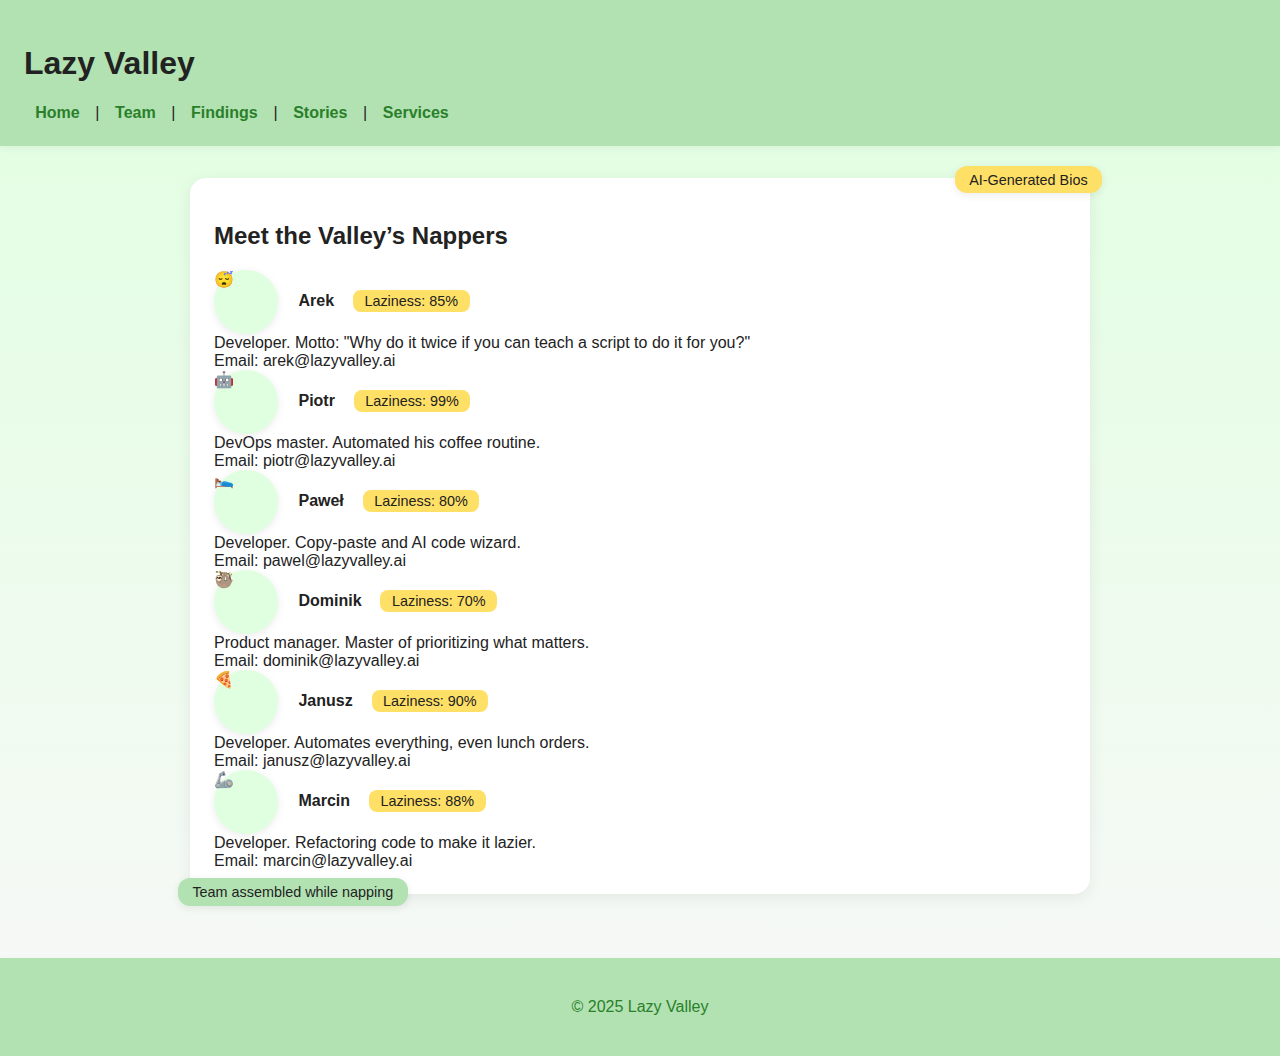
<file: team/index.html>
<!DOCTYPE html>
<html lang="en">
<head>
  <meta charset="UTF-8">
  <title>Meet the Team</title>
  <link rel="stylesheet" href="/assets/style.css">
</head>
<body>
  <header>
    <h1>Lazy Valley</h1>
    <nav>
      <a href="/index.html">Home</a> |
      <a href="/team/sample-bio.html">Team</a> |
      <a href="/findings/sample-finding.html">Findings</a> |
      <a href="/stories/sample-story.html">Stories</a> |
      <a href="/services/sample-service.html">Services</a>
    </nav>
  </header>
  <main>
    <div class="card">
  <span class="ai-badge">AI-Generated Bios</span>
  <h2>Meet the Valley’s Nappers</h2>
  <div>
    <span class="team-avatar">😴</span>
    <strong>Arek</strong> <span class="laziness-meter">Laziness: 85%</span><br>
    Developer. Motto: "Why do it twice if you can teach a script to do it for you?"<br>
    Email: arek@lazyvalley.ai
  </div>
  <div>
    <span class="team-avatar">🤖</span>
    <strong>Piotr</strong> <span class="laziness-meter">Laziness: 99%</span><br>
    DevOps master. Automated his coffee routine.<br>
    Email: piotr@lazyvalley.ai
  </div>
  <div>
    <span class="team-avatar">🛌</span>
    <strong>Paweł</strong> <span class="laziness-meter">Laziness: 80%</span><br>
    Developer. Copy-paste and AI code wizard.<br>
    Email: pawel@lazyvalley.ai
  </div>
  <div>
    <span class="team-avatar">🦥</span>
    <strong>Dominik</strong> <span class="laziness-meter">Laziness: 70%</span><br>
    Product manager. Master of prioritizing what matters.<br>
    Email: dominik@lazyvalley.ai
  </div>
  <div>
    <span class="team-avatar">🍕</span>
    <strong>Janusz</strong> <span class="laziness-meter">Laziness: 90%</span><br>
    Developer. Automates everything, even lunch orders.<br>
    Email: janusz@lazyvalley.ai
  </div>
  <div>
    <span class="team-avatar">🦾</span>
    <strong>Marcin</strong> <span class="laziness-meter">Laziness: 88%</span><br>
    Developer. Refactoring code to make it lazier.<br>
    Email: marcin@lazyvalley.ai
  </div>
  <span class="nap-tag">Team assembled while napping</span>
</div>

  </main>
  <footer>
    <p>&copy; 2025 Lazy Valley</p>
  </footer>
</body>
</html>
</file>
<file: assets/style.css>
body {
  font-family: 'Quicksand', 'Nunito', Arial, sans-serif;
  background: linear-gradient(180deg, #e0ffe0 0%, #f8f8f8 100%);
  color: #222;
  margin: 0;
}

header, footer {
  background: #b2e2b2;
  padding: 1.5em;
  box-shadow: 0 2px 8px rgba(0,0,0,0.05);
}

nav a {
  margin: 0 0.7em;
  text-decoration: none;
  color: #2a7f2a;
  font-weight: bold;
  transition: color 0.2s;
}

nav a:hover {
  color: #1e4d1e;
}

main {
  padding: 2em;
  max-width: 900px;
  margin: 0 auto;
}

.card {
  background: #fff;
  border-radius: 16px;
  box-shadow: 0 4px 16px rgba(0,0,0,0.07);
  padding: 1.5em;
  margin-bottom: 2em;
  position: relative;
}

.card .ai-badge {
  position: absolute;
  top: -12px;
  right: -12px;
  background: #ffe066;
  color: #222;
  font-size: 0.9em;
  padding: 0.4em 1em;
  border-radius: 12px;
  box-shadow: 0 2px 8px rgba(0,0,0,0.08);
}

.card .nap-tag {
  position: absolute;
  bottom: -12px;
  left: -12px;
  background: #b2e2b2;
  color: #222;
  font-size: 0.9em;
  padding: 0.4em 1em;
  border-radius: 12px;
  box-shadow: 0 2px 8px rgba(0,0,0,0.08);
}

.team-avatar {
  width: 64px;
  height: 64px;
  border-radius: 50%;
  background: #e0ffe0;
  display: inline-block;
  margin-right: 1em;
  vertical-align: middle;
  box-shadow: 0 2px 8px rgba(0,0,0,0.08);
}

.laziness-meter {
  display: inline-block;
  background: #ffe066;
  border-radius: 8px;
  padding: 0.2em 0.8em;
  font-size: 0.9em;
  margin-left: 1em;
}

footer {
  text-align: center;
  font-size: 1em;
  color: #2a7f2a;
}

.ai-robot {
  display: block;
  margin: 2em auto;
  width: 120px;
  height: 120px;
}

@media (max-width: 600px) {
  main { padding: 1em; }
  .card { padding: 1em; }
}
</file>
